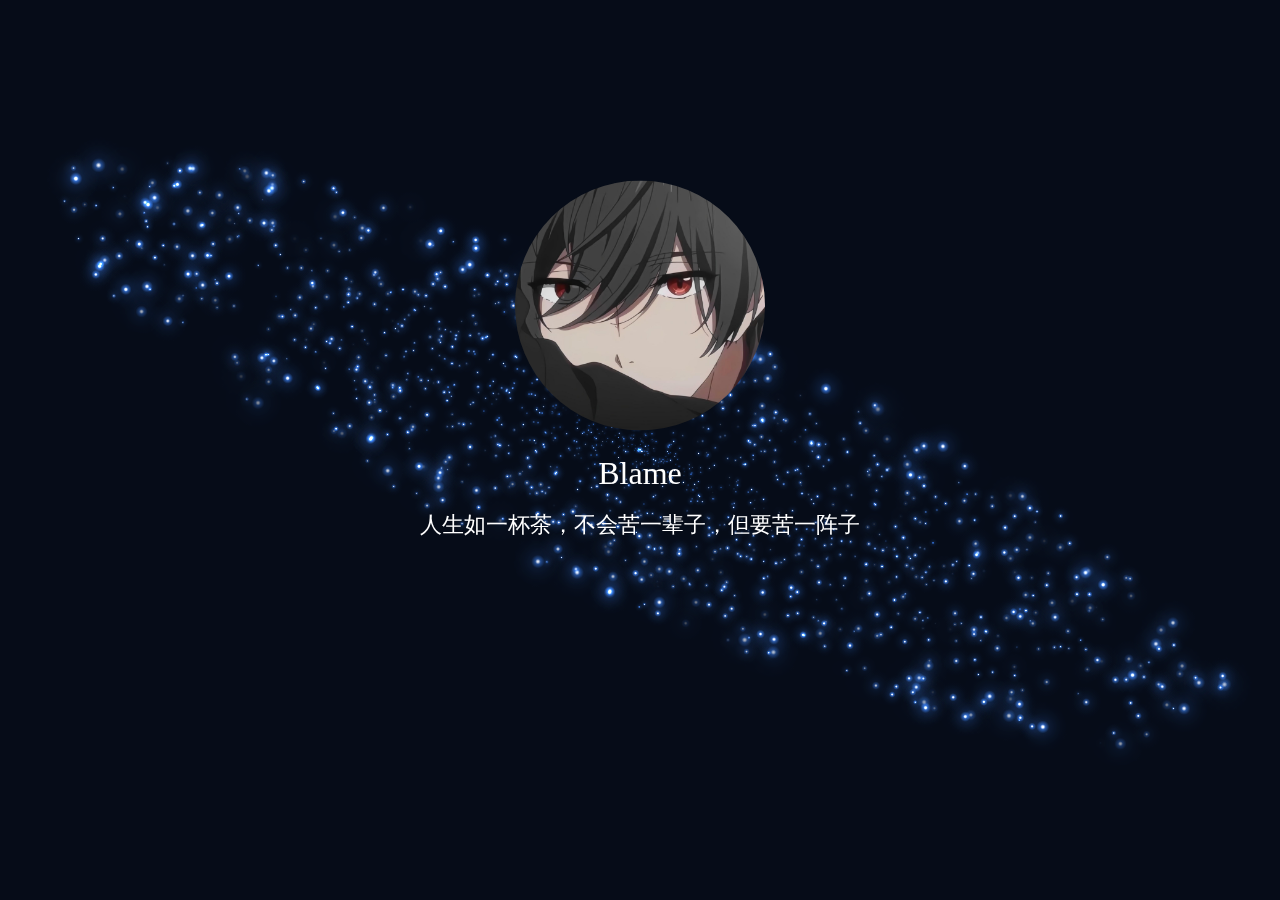
<file: index.html>
<!DOCTYPE html>
<html lang="en">
<head>
<meta charset="UTF-8">
<meta name="viewport" content="width=device-width, initial-scale=1.0">
<title>个人简介</title>
<style>
  body, html {
    margin: 0;
    padding: 0;
    overflow: hidden;
    width: 100%;
    height: 100%;
    color: white; /* Set text color to white */
  }
  canvas {
    display: block;
    width: 100%;
    height: 100%;
  }
  #profile {
    position: absolute;
    top: 40%; /* Adjust the vertical position of the profile */
    left: 50%;
    transform: translate(-50%, -50%);
    text-align: center;
  }
  #avatar {
    width: 250px; /* Increase the avatar size */
    border-radius: 50%; /* Make the avatar round */
  }
  #name {
    font-size: 2em; /* Increase the font size of the name */
    margin-top: 20px; /* Add margin between the image and the text */
    display: block; /* Ensure text is displayed as a block */
  }
  body {
  background: #060e1b;
  overflow: hidden;
}
.codrops-demos {
    font-size: 0.8em;
    text-align:center;
    position:absolute;
    z-index:99;
    width:96%;
}
.codrops-demos a {
    display: inline-block;
    margin: 0.35em 0.1em;
    padding: 0.5em 1.2em;
    outline: none;
    text-decoration: none;
    text-transform: uppercase;
    letter-spacing: 1px;
    font-weight: 700;
    border-radius: 2px;
    font-size: 110%;
    border: 2px solid transparent;
    color:#fff;
}
.codrops-demos a:hover,
.codrops-demos a.current-demo {
    border-color: #383a3c;
}
</style>
</head>
<body>
<div id="profile">
  <img src="img/1.jpg"alt="Avatar" id="avatar">
  <br>
  <span id="name">Blame</span>
  <br>
  <span id="motto" style="font-size: 22px;">人生如一杯茶，不会苦一辈子，但要苦一阵子</span>
</div>
</head>
<body>
<canvas id="canvas"></canvas>
<script>
"use strict";
var canvas = document.getElementById('canvas'),
  ctx = canvas.getContext('2d'),
  w = canvas.width = window.innerWidth,
  h = canvas.height = window.innerHeight,
  hue = 217,
  stars = [],
  count = 0,
  maxStars = 1400;
var canvas2 = document.createElement('canvas'),
    ctx2 = canvas2.getContext('2d');
    canvas2.width = 100;
    canvas2.height = 100;
var half = canvas2.width/2,
    gradient2 = ctx2.createRadialGradient(half, half, 0, half, half, half);
    gradient2.addColorStop(0.025, '#fff');
    gradient2.addColorStop(0.1, 'hsl(' + hue + ', 61%, 33%)');
    gradient2.addColorStop(0.25, 'hsl(' + hue + ', 64%, 6%)');
    gradient2.addColorStop(1, 'transparent');
    ctx2.fillStyle = gradient2;
    ctx2.beginPath();
    ctx2.arc(half, half, half, 0, Math.PI * 2);
    ctx2.fill();
// End cache
function random(min, max) {
  if (arguments.length < 2) {
    max = min;
    min = 0;
  }
  if (min > max) {
    var hold = max;
    max = min;
    min = hold;
  }
  return Math.floor(Math.random() * (max - min + 1)) + min;
}
var Star = function() {
  this.orbitRadius = random(w / 2 - 50);
  this.radius = random(100, this.orbitRadius) / 10;
  this.orbitX = w / 2;
  this.orbitY = h / 2;
  this.timePassed = random(0, maxStars);
  this.speed = random(this.orbitRadius) / 900000;
  this.alpha = random(2, 10) / 10;
  count++;
  stars[count] = this;
}
Star.prototype.draw = function() {
  var x = Math.sin(this.timePassed + 1) * this.orbitRadius + this.orbitX,
      y = Math.cos(this.timePassed) * this.orbitRadius/2 + this.orbitY,
      twinkle = random(10);
  if (twinkle === 1 && this.alpha > 0) {
    this.alpha -= 0.05;
  } else if (twinkle === 2 && this.alpha < 1) {
    this.alpha += 0.05;
  }
  ctx.globalAlpha = this.alpha;
    ctx.drawImage(canvas2, x - this.radius / 2, y - this.radius / 2, this.radius, this.radius);
  this.timePassed += this.speed;
}
for (var i = 0; i < maxStars; i++) {
  new Star();
}
function animation() {
    ctx.globalCompositeOperation = 'source-over';
    ctx.globalAlpha = 0.8;
    ctx.fillStyle = 'hsla(' + hue + ', 64%, 6%, 1)';
    ctx.fillRect(0, 0, w, h)
  ctx.globalCompositeOperation = 'lighter';
  for (var i = 1, l = stars.length; i < l; i++) {
    stars[i].draw();
  };
  window.requestAnimationFrame(animation);
}
animation();
document.body.addEventListener('click', function() {
  window.location.href = "directory.html";
});
</script>
</script>

</body>
</html>
</file>
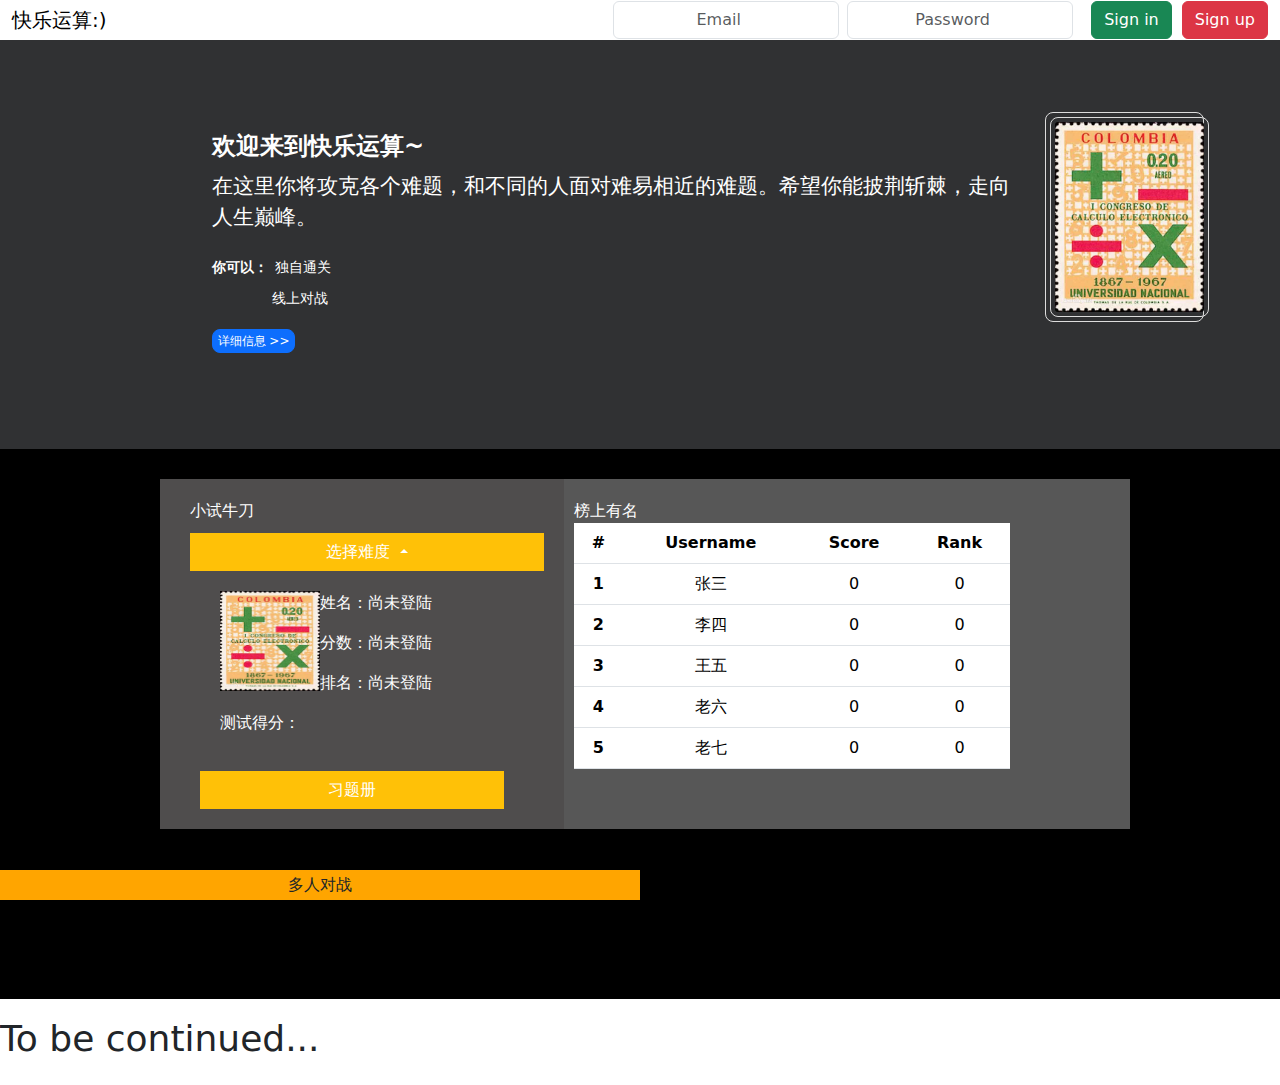
<file: klys/index.html>
<!DOCTYPE html>
<html lang="en">

<head>
  <meta charset="UTF-8">
  <title>Document</title>
  <meta name="viewport" content="width=device-width, initial-scale=1, maximum-scale=1, user-scalable=no">
  <link href="https://cdn.bootcdn.net/ajax/libs/twitter-bootstrap/5.2.3/css/bootstrap.min.css" rel="stylesheet">
  <script src="https://cdn.bootcdn.net/ajax/libs/twitter-bootstrap/5.2.3/js/bootstrap.bundle.min.js"></script>
  <link rel="stylesheet" href="./css/style.css">
</head>

<body>
  <nav class="navbar bg-body-tertiary">
    <div class="container-fluid">
      <a class="navbar-brand">快乐运算:)</a>
      <form class="d-flex" role="search">
        <input class="form-control me-2" type="search" placeholder="Email" id="username" aria-label="Search">
        <input class="form-control me-2" type="search" placeholder="Password" id="password" aria-label="Search">
        <button type="button" class="btn btn-success text-nowrap" id="sign_in">Sign in</button>
        <button type="button" class="btn btn-danger text-nowrap">Sign up</button>
      </form>
    </div>
  </nav>
  <div class="p-5 mb-4 bg-light header">
    <div class="container py-5 row">
      <div class="left col-md-10">
        <h1 class="display-5 fw-bold">欢迎来到快乐运算~</h1>
        <p class="">在这里你将攻克各个难题，和不同的人面对难易相近的难题。希望你能披荆斩棘，走向人生巅峰。</p>
        <p class="fs-4" style="margin: 0"><strong>你可以：</strong> <small>独自通关</small></p>
        <p class="fs-4" style="margin-left: 60px;"><small>线上对战</small></p>
        <button class="btn btn-primary btn-lg" type="button">详细信息 >></button>
      </div>
      <div class="right col-md-2">
        <div class="thumbnail">
          <img src="images/logo.jpg" class="thumbnail">
        </div>
      </div>
    </div>
  </div>
  <div class="content" style="height: 550px; background-color: black; color:white;padding-top: 30px;">
    <div class="row g-2">
      <div id="quiz" class="col-md-5" style="height: 350px;background-color: rgb(79, 77, 77);margin-bottom: 20px;padding-top: 20px;  display: none;">
        <span>请回答下列问题</span>
        <table class="table table-dark table-hover" style="margin: 20px auto; width: 90%;">
          <thead>
            <tr>
              <th scope="col" class="col-md-2">序号</th>
              <th scope="col" class="col-md-9">题目</th>
              <th scope="col" class="col-md-1">答案</th>
            </tr>
          </thead>
          <tbody>
            <!-- 动态生成题目 -->
          </tbody>
        </table>
        <button class="submit">提交</button>
      </div>
      <div id="post" class="col-md-5" style="height: 350px;background-color: rgb(79, 77, 77);margin-bottom: 20px;padding-top: 20px;">
        <span>小试牛刀</span>
        <div class="btn-group dropup my-btn">
          <button type="button" class="btn btn-warning dropdown-toggle" style="border-radius: 0%;margin: 10px;margin-left: 20px;color: white;"
            data-bs-toggle="dropdown" aria-expanded="false">
            选择难度
          </button>
          <ul class="dropdown-menu">
            <li><a class="dropdown-item" href="#">白银</a></li>
            <li><a class="dropdown-item" href="#">青铜</a></li>
            <li><a class="dropdown-item" href="#">王者</a></li>
          </ul>
        </div>
        <div class="info pd20">
          <img src="images/logo.jpg" class="thumbnail" width="100em" height="100em" style="float:left">
          <p class="name">姓名：尚未登陆</p>
          <p class="score">分数：尚未登陆</p>
          <p class="rank">排名：尚未登陆</p>
          <p class="gscore">测试得分：</p>
        </div>
        <div class="btn-group dropup my-btn">
          <button type="button" class="btn btn-warning" style="border-radius: 0%;margin: 50px;margin-left: 30px;color: white;margin-top: 20px;"
          data-bs-toggle="dropdown" aria-expanded="false">习题册
          </button>
        </div>
      </div>
      <div class="col-md-7" style="height: 350px;background-color: rgb(87, 87, 87);padding-top: 20px;">榜上有名
        <table id="ans-table" class="table" style="width: calc(100% - 110px);color: white;text-align: center;">
          <thead>
            <tr>
              <th>#</th>
              <th>Username</th>
              <th>Score</th>
              <th>Rank</th>
            </tr>
          </thead>
          <tbody>
            <tr>
              <th scope="row">1</th>
              <td>张三</td>
              <td>0</td>
              <td>0</td>
            </tr>
            <tr>
              <th scope="row">2</th>
              <td>李四</td>
              <td>0</td>
              <td>0</td>
            </tr>
            <tr>
              <th scope="row">3</th>
              <td>王五</td>
              <td>0</td>
              <td>0</td>
            </tr>
            <tr>
              <th scope="row">4</th>
              <td>老六</td>
              <td>0</td>
              <td>0</td>
            </tr>
            <tr>
              <th scope="row">5</th>
              <td>老七</td>
              <td>0</td>
              <td>0</td>
            </tr>
          </tbody>
        </table>
      </div>
    </div>
  </div>
  <h1 style="display: block">To be continued...</h1>
  </div>
  </div>
  <nav class="navbar">
    <div class="row1">
      <div class="col-md-6 btn-success" style="min-height: 30px; line-height: 30px; text-align: center;background-color: green;">个人匹配</div>
      <div class="col-md-6 btn-warning" style="min-height: 30px; line-height: 30px; text-align: center;background-color: orange;">多人对战</div>
    </div>
  </nav>
  <script src="./js/login.js"></script>
  <script src="js/quiz.js"></script>
</body>
</html>
</file>
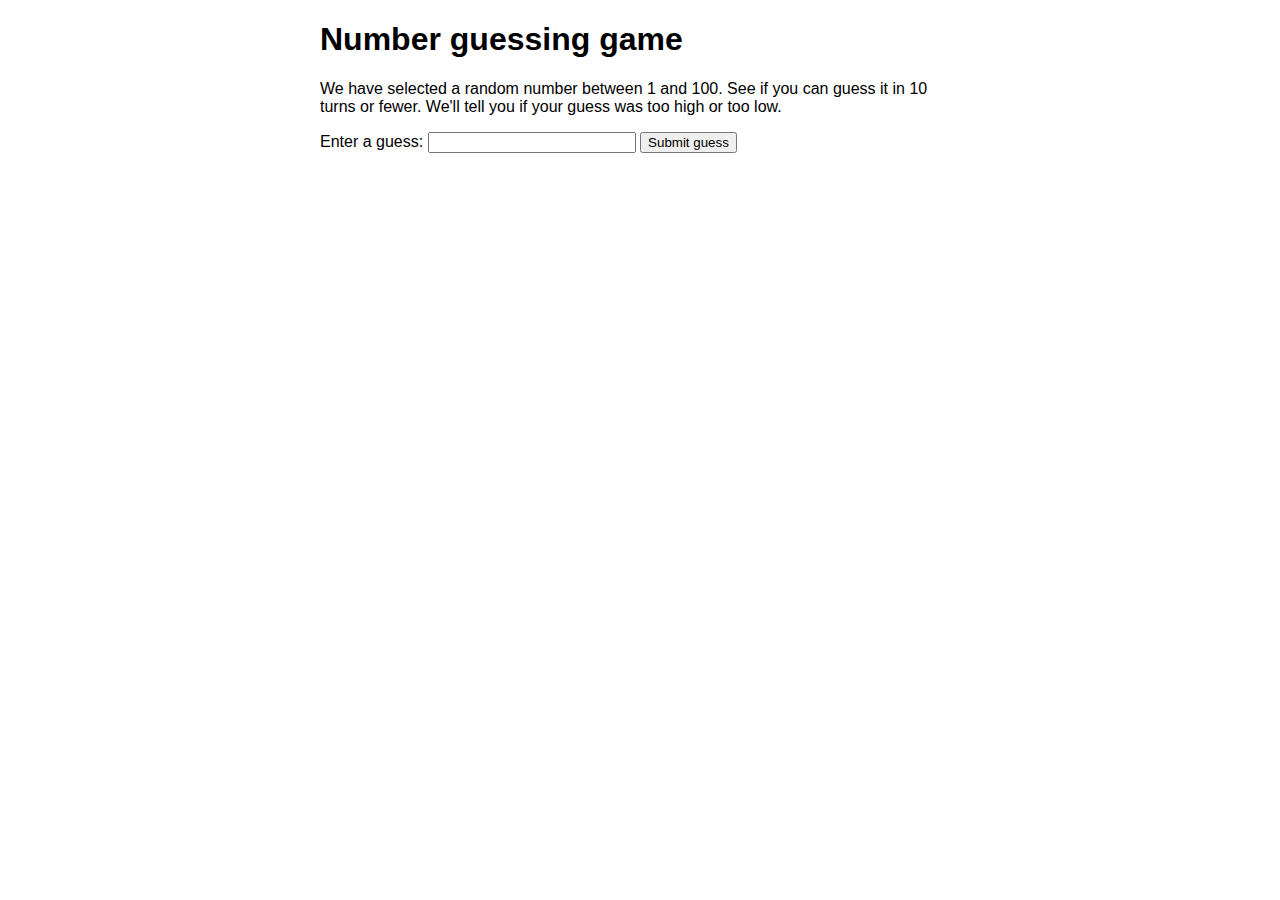
<file: caishuzi.html>
<!DOCTYPE html>
<html lang="en-US">
  <head>
    <meta charset="utf-8">
    <title>Number guessing game</title>
    <style>
      html {
        font-family: sans-serif;
      }
      body {
        width: 50%;
        max-width: 800px;
        min-width: 480px;
        margin: 0 auto;
      }
      .form input[type="number"] {
        width: 200px;
      }
      .lastResult {
        color: rgb(14, 14, 14);
        padding: 3px;
      }
    </style>
  </head>
  <body>
    <h1>Number guessing game</h1>
    <p>We have selected a random number between 1 and 100. See if you can guess it in 10 turns or fewer. We'll tell you if your guess was too high or too low.</p>
    <div class="form">
      <label for="guessField">Enter a guess: </label>
      <input type="number" min="1" max="100" required id="guessField" class="guessField">
      <input type="submit" value="Submit guess" class="guessSubmit" id="guessSubmit">
    </div>
    <div class="resultParas">
      <p class="guesses"></p>
      <p class="lastResult"></p>
      <p class="lowOrHi"></p>
    </div>
    <script>
      var num = Math.round(Math.random()*100);
      console.log(num);
      var loop = 1;
      var nums = [];

      var btn = document.querySelector("#guessSubmit");
      btn.addEventListener("click", clickBtn);

      function clickBtn() {
        var current_num = parseInt(document.querySelector("#guessField").value);
        console.log(current_num);
        if (current_num === num) {
          renderResult("恭喜你答对了！");
        } else {
          if (current_num < num) {
            renderResult("你猜的数字太小了，再重新猜一下吧");
          } else {
            renderResult("你猜的数字太大了，再重新猜一下吧");
          }
        }
        console.log("用户这次的输入是", current_num);
        nums.push(current_num);
        console.log("历史猜测记录是", nums);
        renderGuesses(nums);
      }

      function renderResult(content) {
        var ele = document.querySelector('.lastResult');
        ele.innerHTML = content;
      }

      function renderGuesses(guesses) {
        var guessesEl = document.querySelector('.guesses');
        guessesEl.innerHTML = '历史猜测记录是: ' + guesses.join(', ');
      }
    </script>
  </body>
</html>
</file>
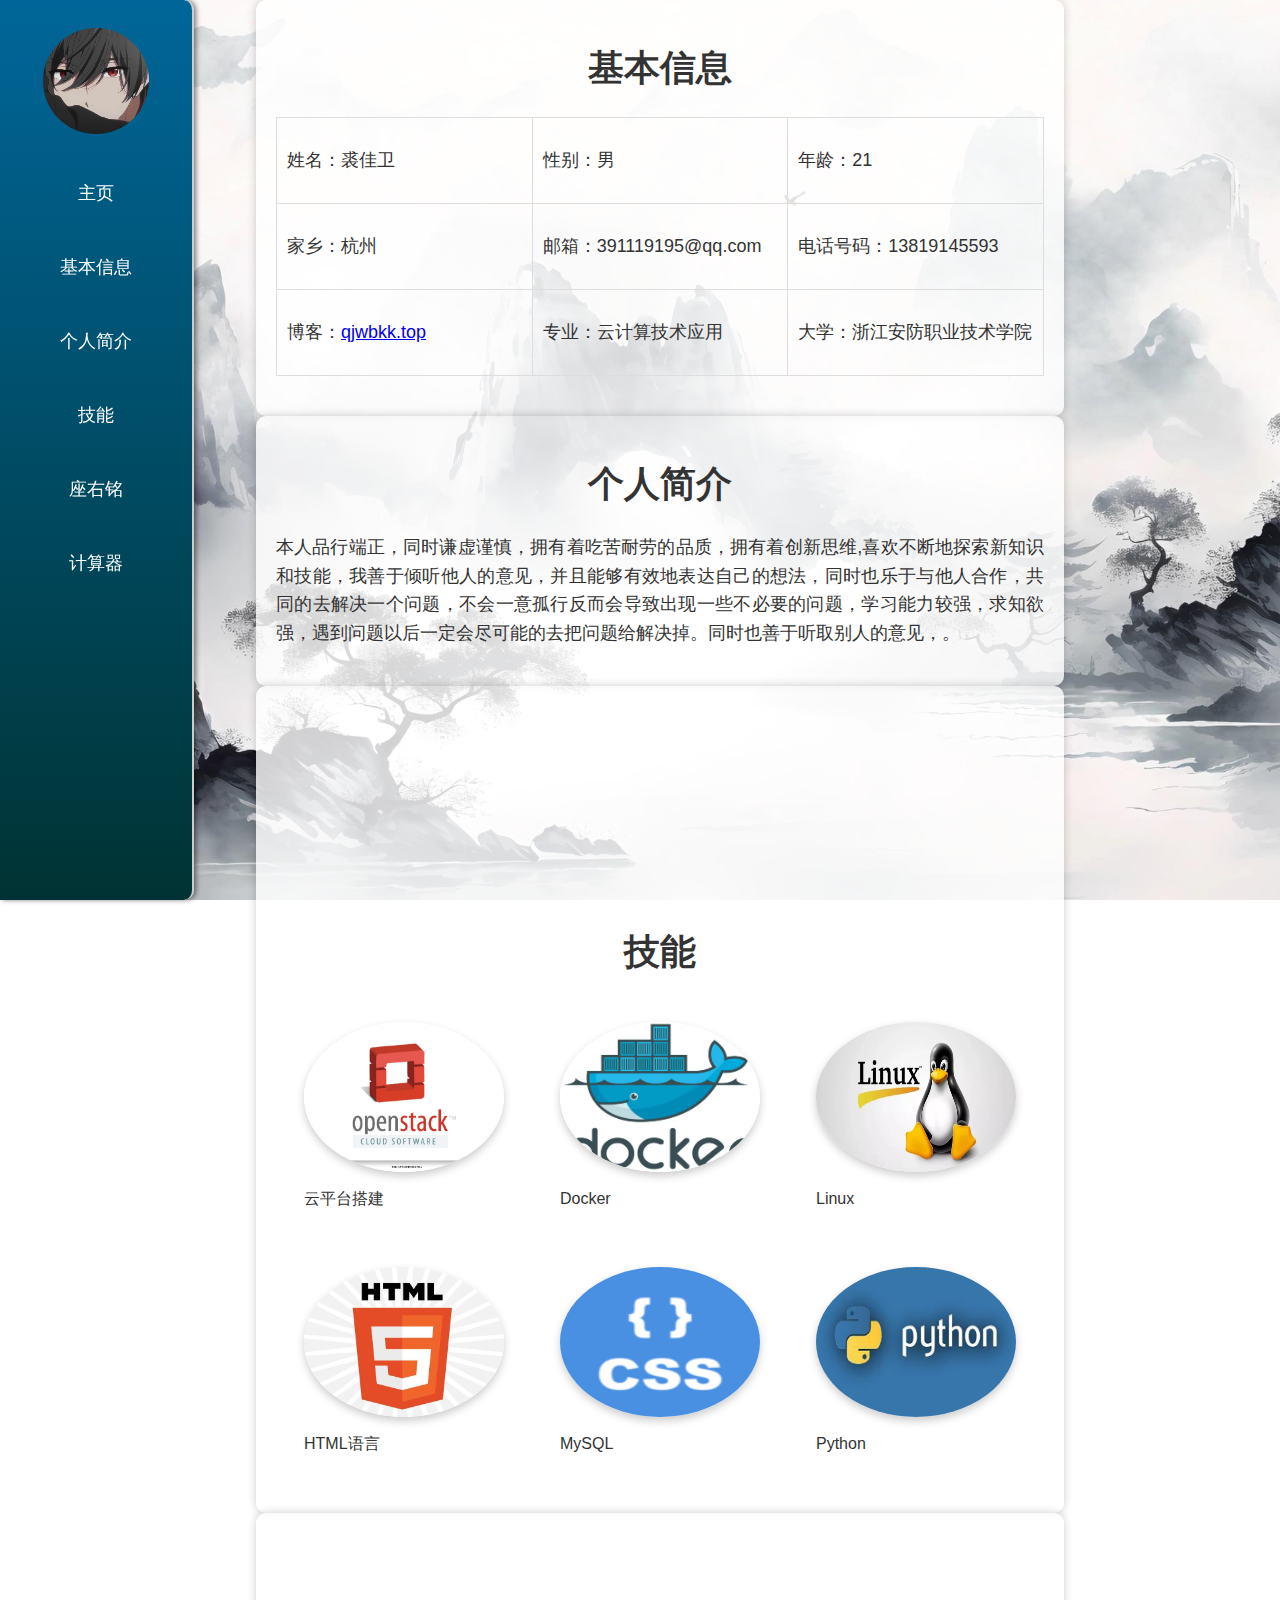
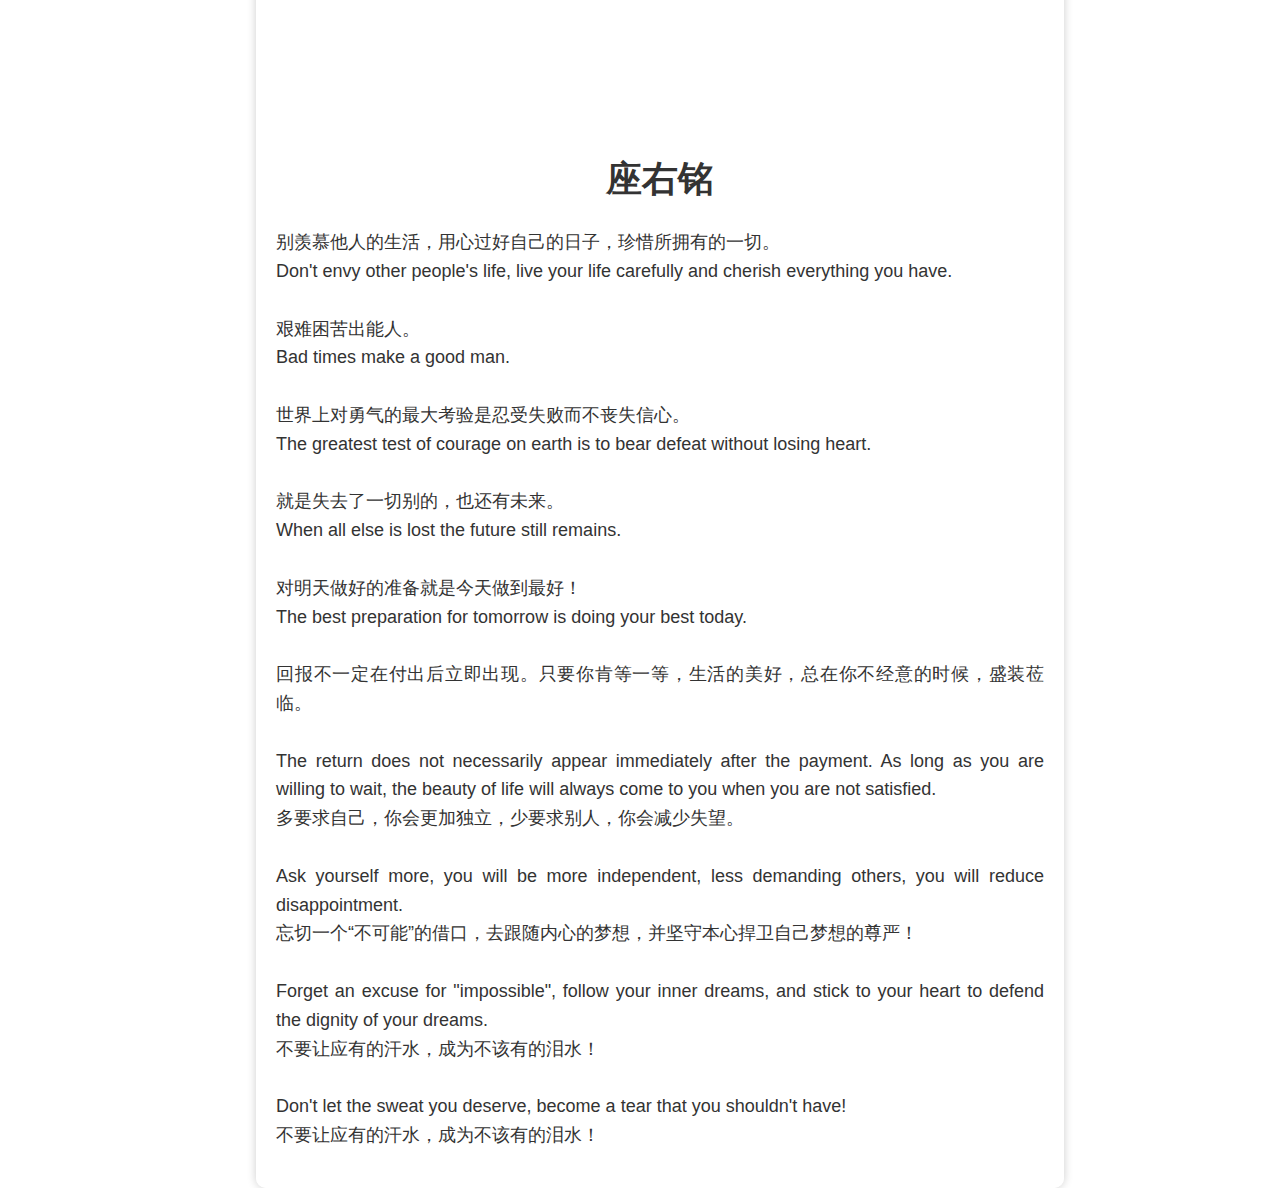
<file: directory.html>
<!DOCTYPE html>
<html lang="en">
<head>
    <meta charset="utf-8">
    <title>个人自序</title>
    <style>
        body {
            margin: 0;
            font-family: Arial, sans-serif;
            background-image: url("img/5.jpg");
            background-size: cover;
            background-attachment: fixed;
            background-repeat: no-repeat;
            color: #333;
        }

        /* Sidebar styles */
        ul {
            list-style-type: none;
            margin: 0;
            padding: 0;
            width: 15%;
            background: linear-gradient(to bottom, #069, #033);
            position: fixed;
            height: 100%;
            overflow: auto;
            text-align: center;
            border-right: 2px solid #ccc;
            box-shadow: 2px 0 5px rgba(0,0,0,0.5);
            border-top-right-radius: 10px;
            border-bottom-right-radius: 10px;
        }

        li {
            margin: 20px 0;
        }

        li a {
            display: block;
            color: white;
            padding: 15px 20px;
            text-decoration: none;
            font-size: 18px;
            transition: background-color 0.3s, transform 0.3s;
            border-radius: 5px;
        }

        li a.active {
            background-color: #4CAF50;
        }

        li a:hover:not(.active) {
            background-color: #555;
            transform: scale(1.05);
        }

        li img {
            width: 55%;
            border-radius: 50%;
            border: 8px solid transparent;
            transition: transform 0.3s;
        }

        li img:hover {
            transform: scale(1.1);
        }

        /* Main content styles */
        #info, #resume, #skill, #zuoyouming {
            margin-left: 20%;
            padding: 20px;
            background-color: rgba(255, 255, 255, 0.8);
            border-radius: 10px;
            box-shadow: 0 0 10px rgba(0, 0, 0, 0.2);
            width: 60%;
        }

        h1 {
            text-align: center;
            font-size: 36px;
            color: #333;
        }

        p {
            font-size: 18px;
            line-height: 1.6;
            text-align: justify;
        }

        table {
            width: 100%;
            margin-bottom: 20px;
            border-collapse: collapse;
        }

        table, th, td {
            border: 1px solid #ddd;
            padding: 10px;
            text-align: center;
        }

        th {
            background-color: #f2f2f2;
        }

        /* Skills section styles */
        .skills-section {
            display: flex;
            flex-wrap: wrap;
            justify-content: space-around;
        }

        .skill-item {
            margin: 20px;
            text-align: center;
        }

        .skill-item img {
            width: 200px;
            height: 150px;
            border-radius: 50%;
            box-shadow: 0 4px 8px rgba(0, 0, 0, 0.2);
            transition: transform 0.3s, box-shadow 0.3s;
        }

        .skill-item img:hover {
            transform: scale(1.1);
            box-shadow: 0 8px 16px rgba(0, 0, 0, 0.2);
        }

        .skill-item p {
            margin-top: 10px;
            font-size: 16px;
            color: #333;
        }

        /* Responsive adjustments */
        @media screen and (max-width: 800px) {
            ul {
                width: 100%;
                height: auto;
                position: relative;
                border-right: none;
                border-top-right-radius: 0;
                border-bottom-right-radius: 0;
            }
            #info, #resume, #skill, #zuoyouming{
                margin-left: 5%;
                width: 90%;
            }
            .skill-item img {
                width: 150px;
                height: 150px;
            }
        }
    </style>
</head>
<body>
    <ul>
        <li><img src="img/1.jpg" alt="Profile Picture"></li>
        <li><a href="index.html">主页</a></li>
        <li><a href="#info">基本信息</a></li>
        <li><a href="#resume">个人简介</a></li>
        <li><a href="#skill">技能</a></li>
        <li><a href="#zuoyouming">座右铭</a></li>
        <li><a href="jisuanqi/jisuanqi.html">计算器</a></li>
    </ul>

    <div id="info">
        <h1>基本信息</h1>
        <table>
            <tr>
                <td width="33%"><p>姓名：裘佳卫</p></td>
                <td width="33%"><p>性别：男</p></td>
                <td width="33%"><p>年龄：21</p></td>
            </tr>
            <tr>
                <td><p>家乡：杭州</p></td>
                <td><p>邮箱：391119195@qq.com</p></td>
                <td><p>电话号码：13819145593</p></td>
            </tr>
            <tr>
                <td><p>博客：<a href="http://qjwbkk.top">qjwbkk.top</a></p></td>
                <td><p>专业：云计算技术应用</p></td>
                <td><p>大学：浙江安防职业技术学院</p></td>
            </tr>
        </table>
    </div>

    <div id="resume">
        <h1>个人简介</h1>
        <p>
            本人品行端正，同时谦虚谨慎，拥有着吃苦耐劳的品质，拥有着创新思维,喜欢不断地探索新知识和技能，我善于倾听他人的意见，并且能够有效地表达自己的想法，同时也乐于与他人合作，共同的去解决一个问题，不会一意孤行反而会导致出现一些不必要的问题，学习能力较强，求知欲强，遇到问题以后一定会尽可能的去把问题给解决掉。同时也善于听取别人的意见，。
        </p>
    </div>

    <div id="skill">
        <h1>&nbsp;</h1>
        <h1>&nbsp;</h1>
        <h1>&nbsp;</h1>
        <h1>技能</h1>
        <div class="skills-section">
            <div class="skill-item">
                <img src="img/3.jpg" alt="云平台搭建">
                <p>云平台搭建</p>
            </div>
            <div class="skill-item">
                <img src="img/1.png" alt="Docker">
                <p>Docker</p>
            </div>
            <div class="skill-item">
                <img src="img/4.png" alt="Linux">
                <p>Linux</p>
            </div>
            <div class="skill-item">
                <img src="img/2-1.jpg" alt="HTML语言">
                <p>HTML语言</p>
            </div>
            <div class="skill-item">
                <img src="img/3.png" alt="CSS样式">
                <p>MySQL</p>
            </div>
            <div class="skill-item">
                <img src="img/5.png" alt="Python">
                <p>Python</p>
            </div>
        </div>
    </div>

    <div id="zuoyouming">
        <h1>&nbsp;</h1>
        <h1>&nbsp;</h1>
        <h1>&nbsp;</h1>
        <h1>座右铭</h1>
        <p style="min-height: 700px;">
            别羡慕他人的生活，用心过好自己的日子，珍惜所拥有的一切。<br>
            Don't envy other people's life, live your life carefully and cherish everything you have.              
            <br> 
            <br>艰难困苦出能人。<br>
            Bad times make a good man.<br>
            <br> 
            世界上对勇气的最大考验是忍受失败而不丧失信心。<br>
            The greatest test of courage on earth is to bear defeat without losing heart.<br>
            <br> 
            就是失去了一切别的，也还有未来。<br>
            When all else is lost the future still remains.<br>
            <br> 
            对明天做好的准备就是今天做到最好！<br>
            The best preparation for tomorrow is doing your best today.<br>
            <br> 
            回报不一定在付出后立即出现。只要你肯等一等，生活的美好，总在你不经意的时候，盛装莅临。<br> 
            <br> 
            The return does not necessarily appear immediately after the payment. As long as you are willing to wait, the beauty of life will always come to you when you are not satisfied.
            <br> 多要求自己，你会更加独立，少要求别人，你会减少失望。<br>
            <br> 
            Ask yourself more, you will be more independent, less demanding others, you will reduce disappointment.<br>
            忘切一个“不可能”的借口，去跟随内心的梦想，并坚守本心捍卫自己梦想的尊严！<br>
            <br> 
            Forget an excuse for "impossible", follow your inner dreams, and stick to your heart to defend the dignity of your dreams.<br>
            不要让应有的汗水，成为不该有的泪水！<br>
            <br>
            Don't let the sweat you deserve, become a tear that you shouldn't have!<br>
            不要让应有的汗水，成为不该有的泪水！
        </p>
    </div>

    <script>
        // 突出显示当前部分的侧边栏功能
        function highlightCurrentSection() {
            var sections = document.querySelectorAll('div[id]');
            var links = document.querySelectorAll('ul li a');
            var fromTop = window.scrollY + 10;

            sections.forEach(section => {
                var sectionTop = section.offsetTop;
                var sectionHeight = section.offsetHeight;
                var sectionId = section.getAttribute('id');

                if (
                    fromTop >= sectionTop &&
                    fromTop < sectionTop + sectionHeight
                ) {
                    links.forEach(link => {
                        link.classList.remove('active');
                        link.classList.remove('active');
                        if (link.getAttribute('href').substring(1) === sectionId) {
                            link.classList.add('active');
                        }
                    });
                }
            });
        }

        window.addEventListener('scroll', highlightCurrentSection);
    </script>
</body>
</html>
</file>
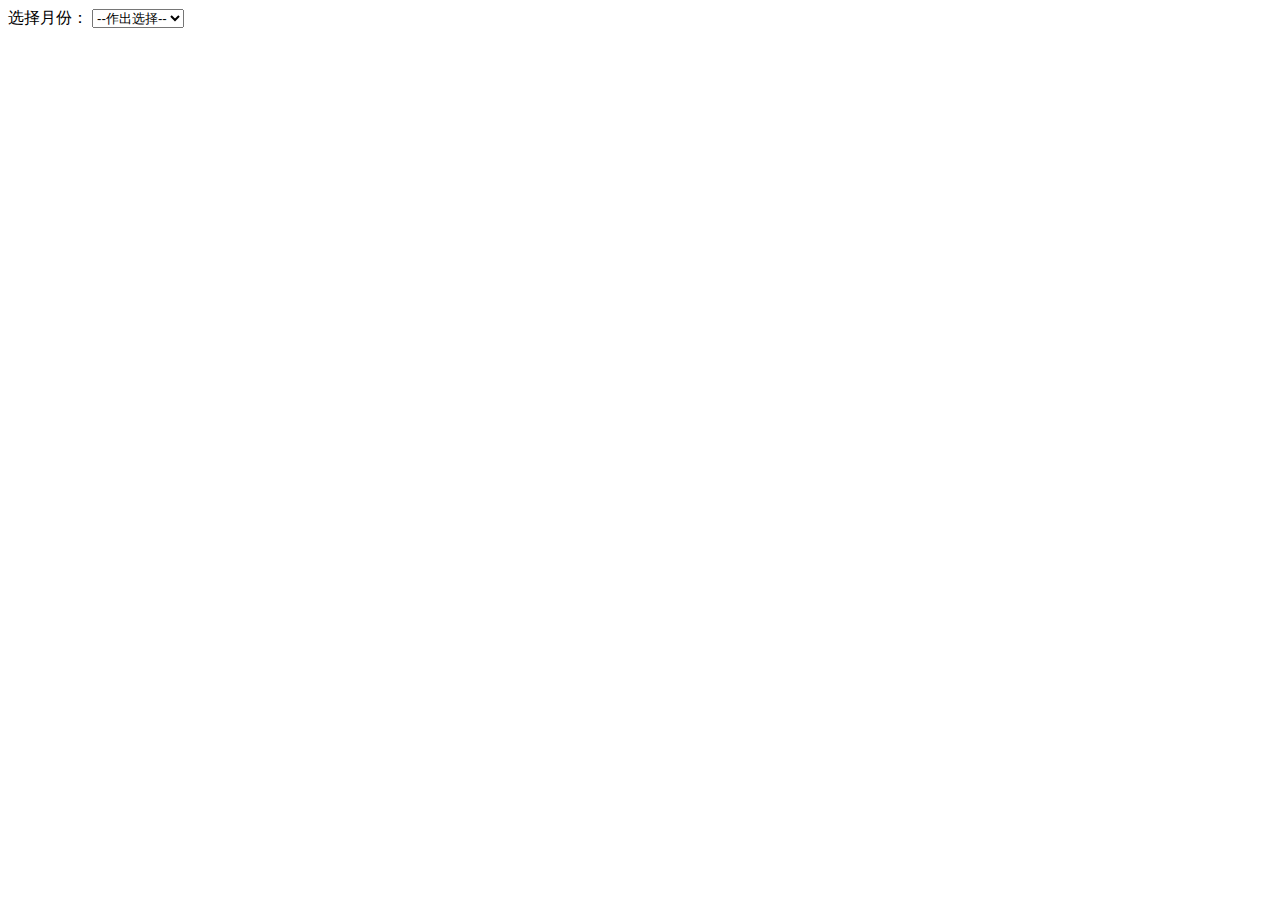
<file: rili.html>
<!DOCTYPE html>
<html lang="en">
<head>
    <meta charset="UTF-8">
    <meta name="viewport" content="width=device-width, initial-scale=1.0">
    <title>日历</title>
    <style>
        .grid-container {
            display: grid;
            grid-template-columns: repeat(6, 30px);
            gap: 0;
            justify-content: center;
            margin-top: 20px;
        }
        .gezi {
            width: 30px;
            height: 30px;
            background-color: rgb(200, 251, 255);
            border: 1px solid black;
            align-items: center;
            justify-content: center;
        }
    </style>
</head>
<body>
    <label for="month">选择月份：</label>
    <select id="month">
        <option value="">--作出选择--</option>
        <option value="Jan">一月</option>
        <option value="Feb">二月</option>
        <option value="Mar">三月</option>
        <option value="Apr">四月</option>
        <option value="May">五月</option>
        <option value="Jun">六月</option>
        <option value="Jul">七月</option>
        <option value="Aug">八月</option>
        <option value="Sep">九月</option>
        <option value="Oct">十月</option>
        <option value="Nov">十一月</option>
        <option value="Dec">十二月</option>
    </select>
    <div class="grid-container" id="days"></div>
    <script>
        document.querySelector('#month').addEventListener('change', getMonth);

        const day31 = ['Jan', 'Mar', 'May', 'Jul', 'Aug', 'Oct', 'Dec'];
        const day30 = ['Apr', 'Jun', 'Sep', 'Nov'];
        const day28 = ['Feb'];

        function getMonth() {
            const month = document.querySelector('#month').value;
            if (day31.includes(month)) {
                renderBlock(31);
            } else if (day30.includes(month)) {
                renderBlock(30);
            } else if (day28.includes(month)) {
                renderBlock(28);
            } else {
                document.querySelector('#days').innerHTML = '';
            }
        }

        function renderBlock(num) {
            const blocks = document.querySelector('#days');
            blocks.innerHTML = '';
            for (let i = 0; i < num; i++) {
                const block = document.createElement('div');
                block.className = 'gezi';
                block.textContent = i + 1;
                blocks.appendChild(block);
            }
        }
    </script>
</body>
</html>
</file>
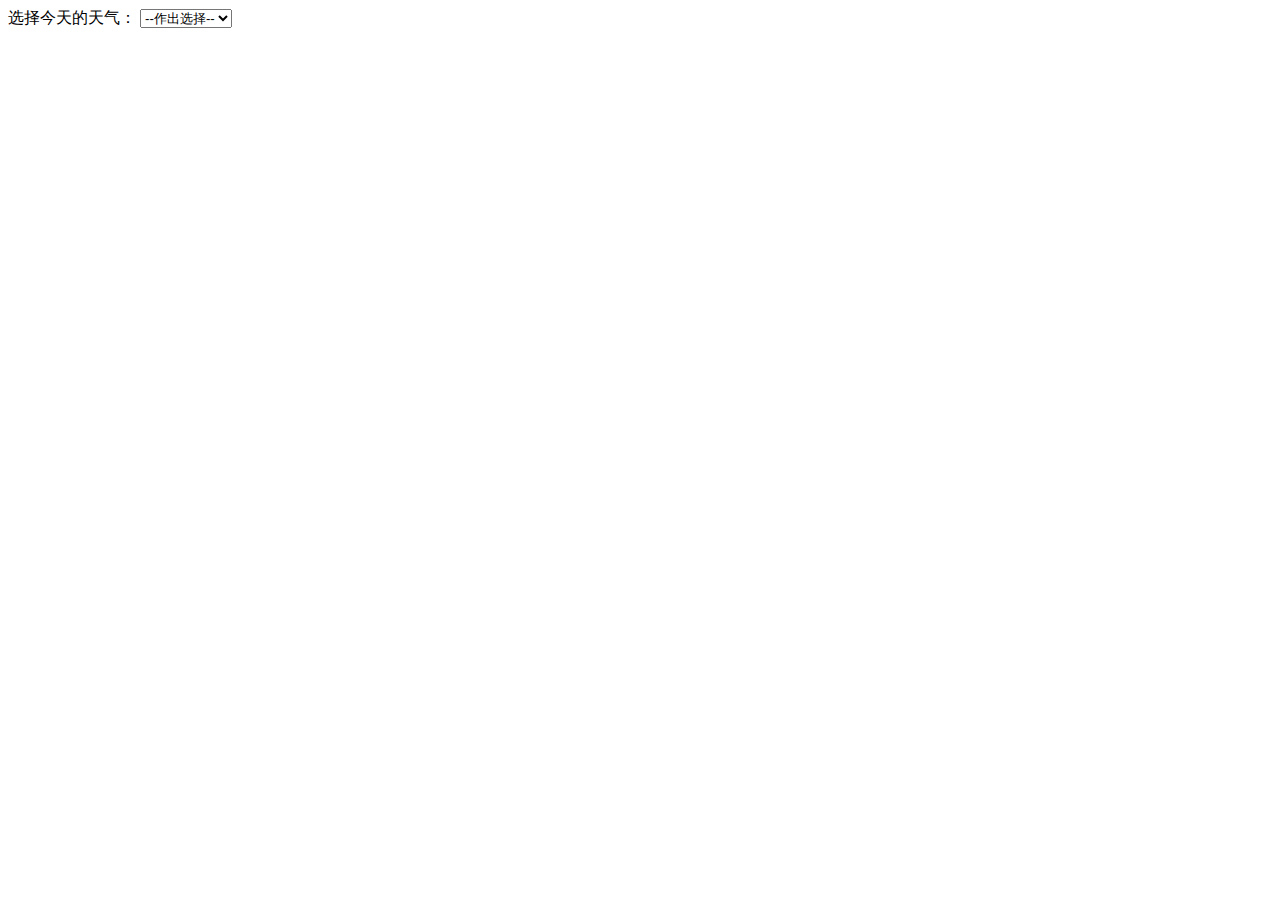
<file: tianqi.html>
<!DOCTYPE html>
<html lang="en">
<head>
    <meta charset="UTF-8">
    <meta name="viewport" content="width=device-width, initial-scale=1.0">
    <title>Document</title>
</head>
<body>
    <label for="weather">选择今天的天气：</label>
    <select id="weather">
      <option value="">--作出选择--</option>
      <option value="q">晴天</option>
      <option value="y">雨天</option>
      <option value="x">雪天</option>
      <option value="t">阴天</option>
    </select>
    <p id="tianqi"></p>
    
    <script>
        var select = document.querySelector('#weather');
        select.addEventListener('change', function() {
            console.log('今天的天气是', select.value);
            if(select.value == 'q'){
                renderHTML('今天的天气不错，可以出去走走,吃个冰淇淋吧');
            }else if (select.value =='y'){
                renderHTML('今天是个雨天，就在家里面休息一下吧');
            }else if (select.value=='x'){
                renderHTML('今天下雪了，可以出去打雪仗，堆雪人了');
            }else if (select.value == 't'){
                renderHTML('虽然今天没有下雨，但是外面阴沉沉的，可能下雨，记得带伞哦');
            }else {
                renderHTML('');
            }
        });

        var renderHTML = (content) => {
            var p = document.querySelector('#tianqi');
            p.textContent = content;
        }
    </script>
</body>
</html>
</file>
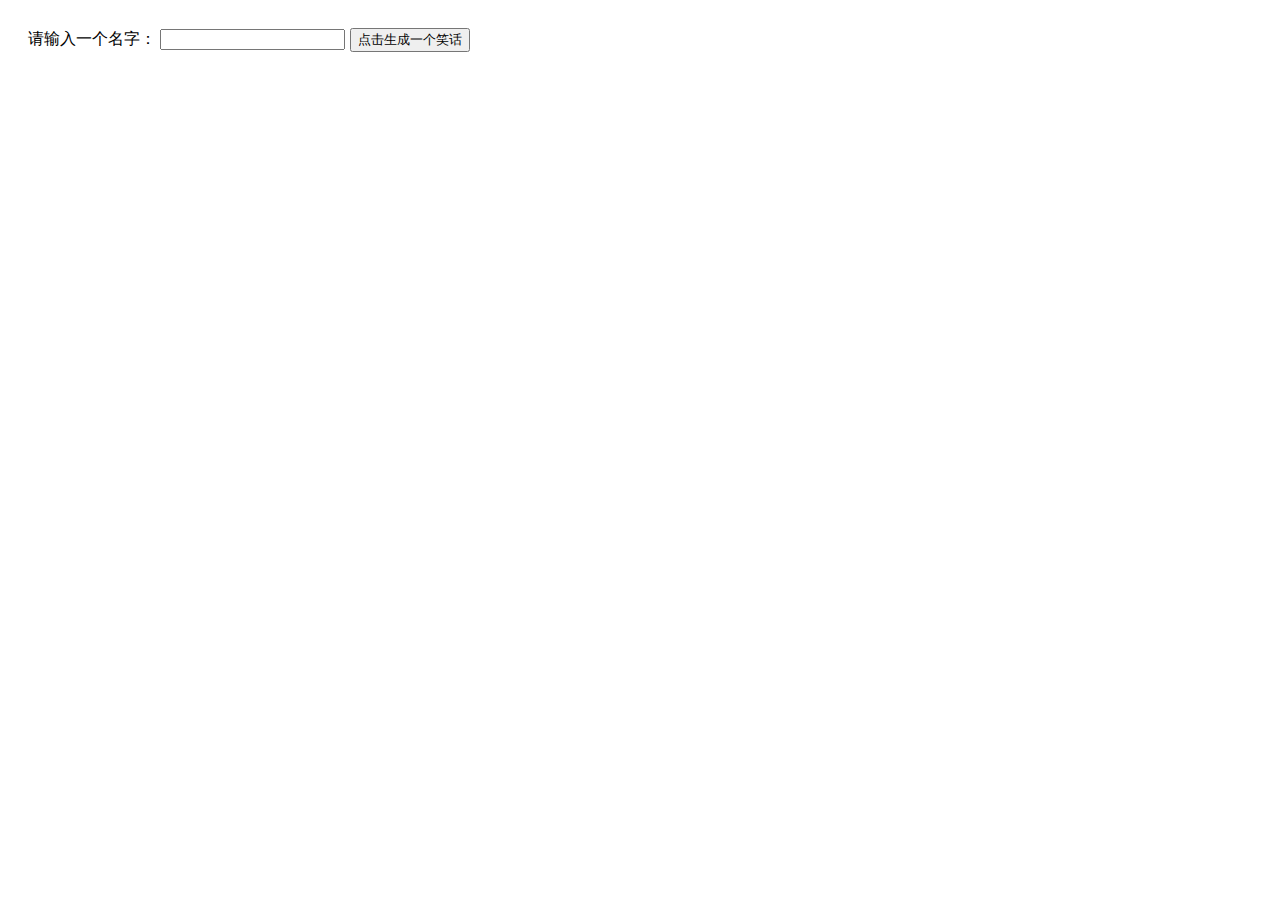
<file: xiaohua.html>
<!DOCTYPE html>
<html lang="en">
<head>
    <meta charset="UTF-8">
    <meta name="viewport" content="width=device-width, initial-scale=1.0">
    <title>生成笑话</title>
    <style>
        body {
            font-family: Arial, sans-serif;
            padding: 20px;
        }
        .content {
            margin-bottom: 10px;
        }
    </style>
</head>
<body>
    <label for="nameInput">请输入一个名字：</label>
    <input type="text" id="nameInput" class="text1">
    <button type="button" id="button1" class="generate">点击生成一个笑话</button>
    <div class="content"></div>
    <script>
        var p = document.querySelector('.content');
        var nameInput = document.getElementById('nameInput');
        var button = document.getElementById('button1');

        button.addEventListener('click', generateJoke);

        function generateJoke() {
            var mingzi = ['张三', '李四', '王五', '老六', '老宣'];
            var weizhi = ['超市', '厕所', '寝室', '教室', '商场'];
            var xiaohua = ['变成了一道光', '变成了奥特曼', '大喊奥利给', '在学狗叫', '在地上爬'];
            var mingzi = getElement(mingzi);
            var weizhi = getElement(weizhi);
            var xiaohua = getElement(xiaohua);
            var sourceUser = nameInput.value || "小黄";
            var wd = Math.floor(Math.random() * 10);
            console.log('随机数=' + wd);
            var joke = `今天气温${Math.floor(Math.random() * 30)}摄氏度，${mingzi}出门散步，当走到${weizhi}门口，突然就${xiaohua}，人们都惊呆了，${sourceUser}全程目睹没有慌张，因为${mingzi}是一个憨憨的小学生。`;
            console.log(joke);
            p.innerHTML = joke;
        }

        function getElement(arr) {
            return arr[Math.floor(Math.random() * arr.length)];
        }
    </script>
</body>
</html>
</file>
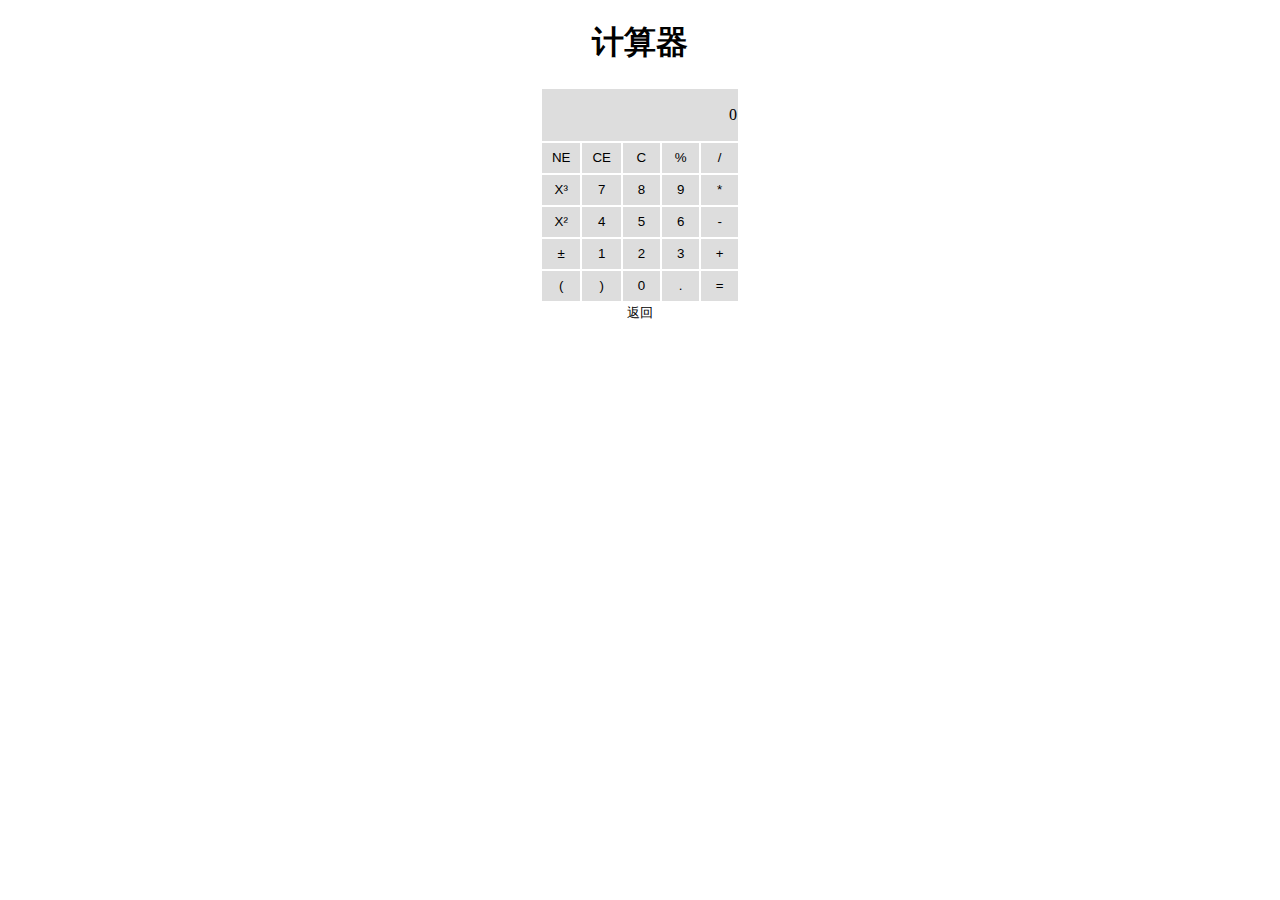
<file: jisuanqi/jisuanqi.html>
<!DOCTYPE html>
<html>
<head>
  <meta charset="UTF-8" />
  <title>计算器</title>
  <link rel="stylesheet" type="text/css" href="css.css">
</head>
<body>
<h1 style="text-align: center;">计算器</h1>
<table width="200" align="center">
  <tr>
    <td colspan="5" align="right"><p id="int">0</p></td>
  </tr>
  <tr align="center" valign="middle">
    <td><button onclick="buttonClick('NEW')" value="NEW">NE</button></td>
    <td><button onclick="buttonClick('CE')" value="CE">CE</button></td>
    <td><button onclick="buttonClick('C')" value="C">C</button></td>
    <td><button onclick="buttonClick('%')" value="%">%</button></td>
    <td><button onclick="buttonClick('/')" value="/">/</button></td>
  </tr>
  <tr align="center" valign="middle">
    <td><button onclick="buttonClick('**3')" value="X³">X³</button></td>
    <td><button onclick="buttonClick('7')" value="7">7</button></td>
    <td><button onclick="buttonClick('8')" value="8">8</button></td>
    <td><button onclick="buttonClick('9')" value="9">9</button></td>
    <td><button onclick="buttonClick('*')" value="*">*</button></td>
  </tr>
  <tr align="center" valign="middle">
    <td><button onclick="buttonClick('**2')" value="X²">X²</button></td>
    <td><button onclick="buttonClick('4')" value="4">4</button></td>
    <td><button onclick="buttonClick('5')" value="5">5</button></td>
    <td><button onclick="buttonClick('6')" value="6">6</button></td>
    <td><button onclick="buttonClick('-')" value="-">-</button></td>
  </tr>
  <tr align="center" valign="middle">
    <td><button onclick="buttonClick('±')" value="±">±</button></td>
    <td><button onclick="buttonClick('1')" value="1">1</button></td>
    <td><button onclick="buttonClick('2')" value="2">2</button></td>
    <td><button onclick="buttonClick('3')" value="3">3</button></td>
    <td><button onclick="buttonClick('+')" value="+">+</button></td>
  </tr>
  <tr align="center" valign="middle">
    <td><button onclick="buttonClick('(')" value="(">(</button></td>
    <td><button onclick="buttonClick(')')" value=")">)</button></td>
    <td><button onclick="buttonClick('0')" value="0">0</button></td>
    <td><button onclick="buttonClick('.')" value=".">.</button></td>
    <td><button onclick="calculate()" value="=">=</button></td>
  </tr>
</table>
<a href="../directory.html"><button>返回</button></a>
<script>
var isResultShown = false; // 标记是否显示了计算结果
var lastClickedValue = ''; // 保存最后点击的按钮值
var lastOperation = ''; // 保存最后的操作类型

function buttonClick(value) {
  if (['+', '-', '*', '/'].includes(value)) {
    lastOperation = value; // 更新最后操作类型
  }

  lastClickedValue = value; // 更新最后点击的按钮值

  if (value === 'CE') {
    clearDisplay();
  } else if (value === 'C') {
    clearAll();
  } else if (value === '±') {
    changeSign();
  } else {
    addToDisplay(value);
  }
}

function addToDisplay(value) {
  var display = document.getElementById('int');
  var currentValue = display.textContent.trim();

  if (isResultShown && !isNaN(value)) {
    display.textContent = '';
    isResultShown = false;
  } else if (isResultShown && isNaN(value)) {
    isResultShown = false;
  }

  var isSymbol = ['+', '-', '*', '/', '%'].includes(value);
  var lastChar = currentValue[currentValue.length - 1];
  var lastIsSymbol = ['+', '-', '*', '/', '%'].includes(lastChar);

  if (isSymbol && lastIsSymbol) {
    return;
  }

  if (value === '.' && currentValue.includes('.')) {
    return;
  }

  if (value === 'NEW') {
    var symbols = ['+', '-', '*', '/'];
    var maxNumber = 100; // 最大的随机数范围
    var expression = '';

    for (var i = 0; i < 3; i++) {
      if (i > 0) {
        expression += symbols[Math.floor(Math.random() * symbols.length)];
      }
      expression += Math.floor(Math.random() * maxNumber);
    }

    display.textContent = expression;
  } else if (currentValue === '0' && value !== '.' && value !== '(' && !isSymbol) {
    display.textContent = value;
  } else {
    if (!isResultShown || isNaN(value)) {
      display.textContent += value;
    } else {
      display.textContent = value; // 替换内容改为追加
      isResultShown = false;
    }
  }
}

function clearDisplay() {
  document.getElementById('int').textContent = '0';
}

function clearAll() {
  var display = document.getElementById('int');
  var currentValue = display.textContent.trim();

  // 实现点击C去减去输出的最后一个
  if (currentValue.length > 0) {
    display.textContent = currentValue.slice(0, -1);
  }

  if (display.textContent === '') {
    display.textContent = '0';
  }
  isResultShown = false;
}

function changeSign() {
  var display = document.getElementById('int');
  var currentValue = display.textContent.trim();
  if (currentValue[0] === '-') {
    display.textContent = currentValue.substring(1);
  } else if (currentValue !== '0') {
    display.textContent = '-' + currentValue;
  }
}

function calculate() {
  var display = document.getElementById('int');
  var expression = display.textContent;

  // 将百分号替换为乘以0.01以进行计算
  expression = expression.replace(/%/g, '*0.01');

  try {
    // 计算表达式
    var result = eval(expression);

    // 如果结果已经显示，处理这种情况
    if (isResultShown && !isNaN(lastClickedValue)) {
      var lastValue = parseFloat(lastClickedValue);
      if (!isNaN(lastValue)) {
        switch (lastOperation) {
          case '+':
            result = parseFloat(result) + lastValue;
            break;
          case '-':
            result = parseFloat(result) - lastValue;
            break;
          case '*':
            result = parseFloat(result) * lastValue;
            break;
          case '/':
            if (lastValue !== 0) {
              result = parseFloat(result) / lastValue;
            } else {
              console.error("Division by zero is not allowed.");
            }
            break;
          default:
            break;
        }
      }
    }

    display.textContent = result;
    isResultShown = true;
  } catch (error) {
    display.textContent = 'Error';
  }
}
</script>
</body>
</html>
</file>
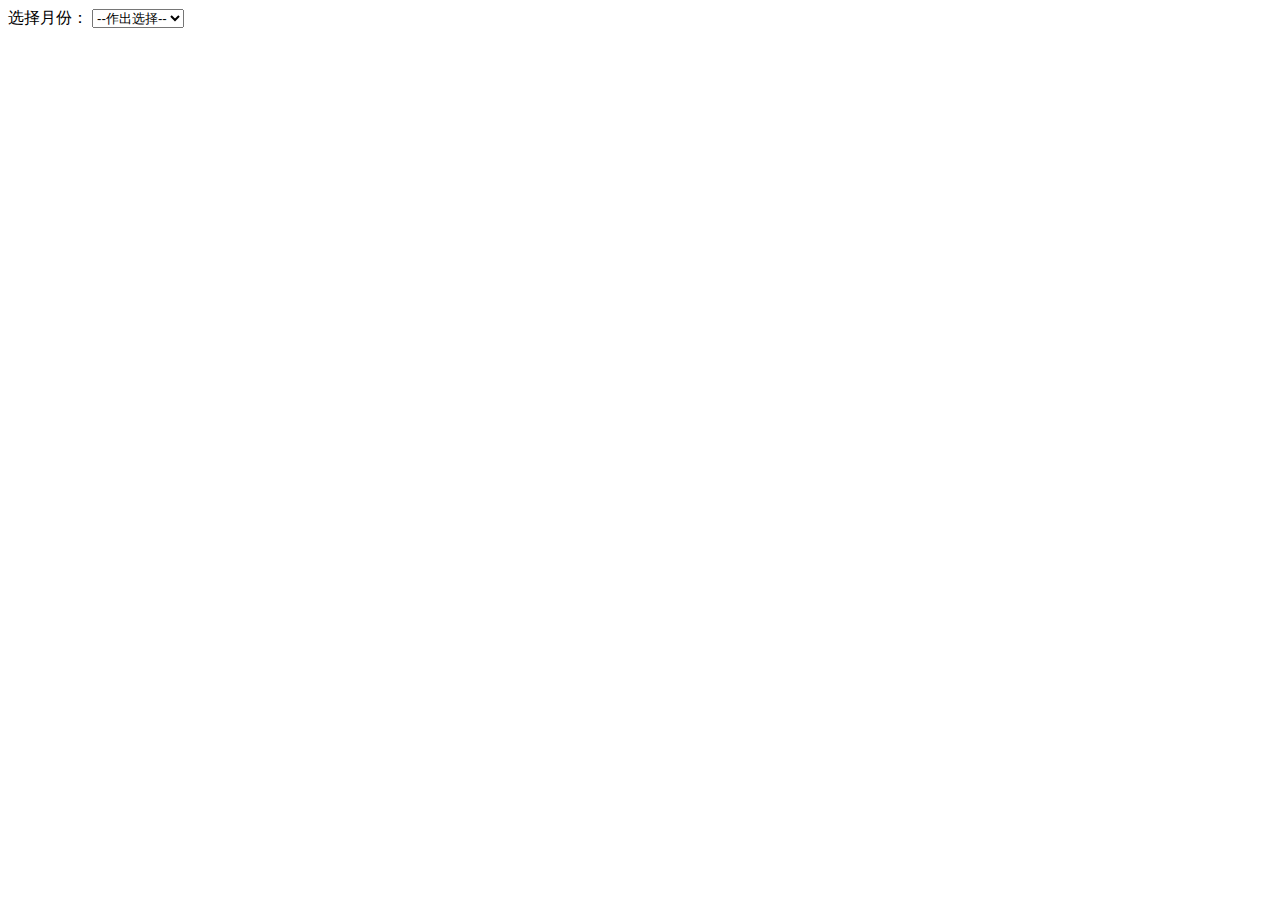
<file: xiaogongju/rili.html>
<!DOCTYPE html>
<html lang="en">
<head>
    <meta charset="UTF-8">
    <meta name="viewport" content="width=device-width, initial-scale=1.0">
    <title>日历</title>
    <style>
        .grid-container {
            display: grid;
            grid-template-columns: repeat(6, 30px);
            gap: 0;
            justify-content: center;
            margin-top: 20px;
        }
        .gezi {
            width: 30px;
            height: 30px;
            background-color: rgb(200, 251, 255);
            border: 1px solid black;
            align-items: center;
            justify-content: center;
        }
    </style>
</head>
<body>
    <label for="month">选择月份：</label>
    <select id="month">
        <option value="">--作出选择--</option>
        <option value="Jan">一月</option>
        <option value="Feb">二月</option>
        <option value="Mar">三月</option>
        <option value="Apr">四月</option>
        <option value="May">五月</option>
        <option value="Jun">六月</option>
        <option value="Jul">七月</option>
        <option value="Aug">八月</option>
        <option value="Sep">九月</option>
        <option value="Oct">十月</option>
        <option value="Nov">十一月</option>
        <option value="Dec">十二月</option>
    </select>
    <div class="grid-container" id="days"></div>
    <script>
        document.querySelector('#month').addEventListener('change', getMonth);

        const day31 = ['Jan', 'Mar', 'May', 'Jul', 'Aug', 'Oct', 'Dec'];
        const day30 = ['Apr', 'Jun', 'Sep', 'Nov'];
        const day28 = ['Feb'];

        function getMonth() {
            const month = document.querySelector('#month').value;
            if (day31.includes(month)) {
                renderBlock(31);
            } else if (day30.includes(month)) {
                renderBlock(30);
            } else if (day28.includes(month)) {
                renderBlock(28);
            } else {
                document.querySelector('#days').innerHTML = '';
            }
        }

        function renderBlock(num) {
            const blocks = document.querySelector('#days');
            blocks.innerHTML = '';
            for (let i = 0; i < num; i++) {
                const block = document.createElement('div');
                block.className = 'gezi';
                block.textContent = i + 1;
                blocks.appendChild(block);
            }
        }
    </script>
</body>
</html>
</file>
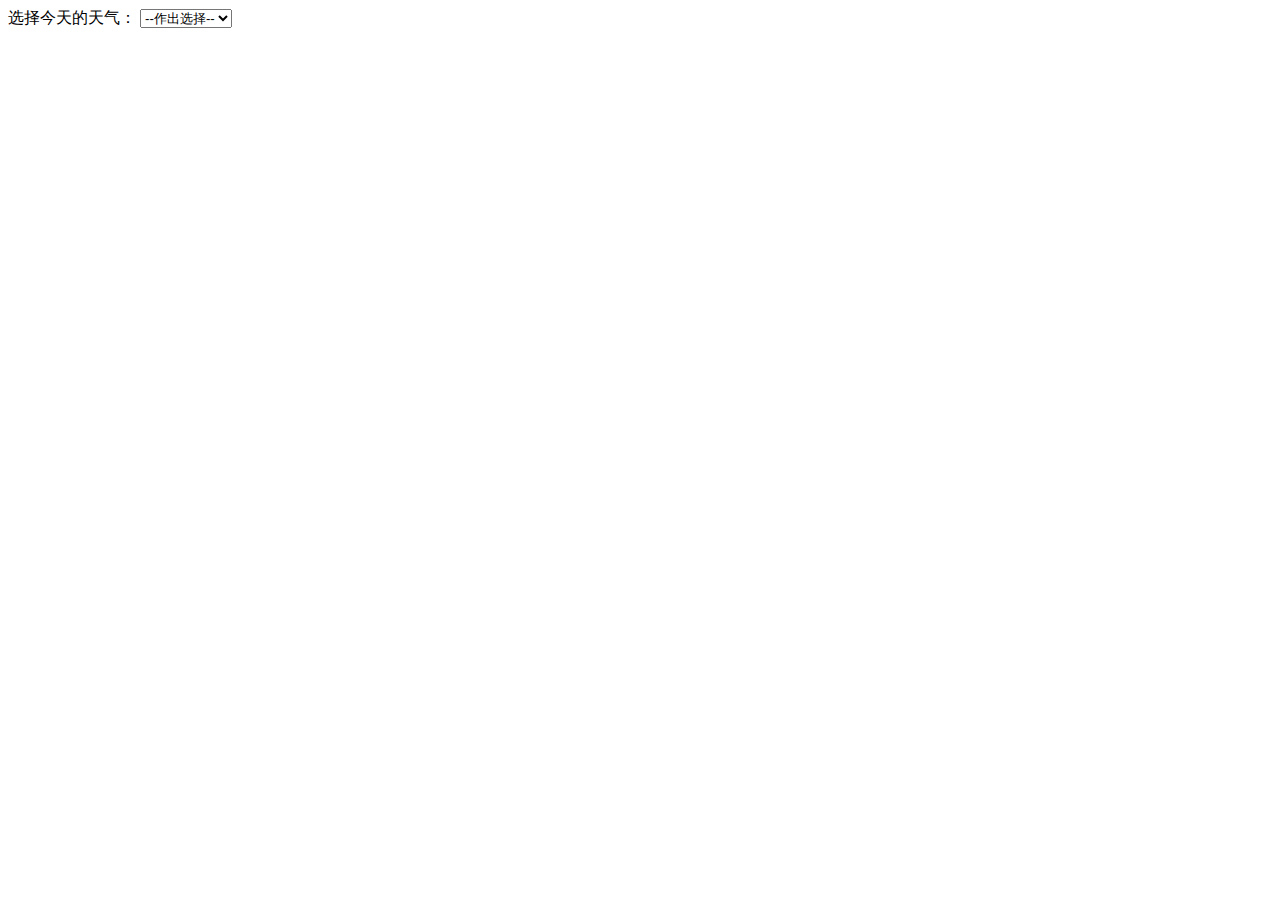
<file: xiaogongju/tianqi.html>
<!DOCTYPE html>
<html lang="en">
<head>
    <meta charset="UTF-8">
    <meta name="viewport" content="width=device-width, initial-scale=1.0">
    <title>Document</title>
</head>
<body>
    <label for="weather">选择今天的天气：</label>
    <select id="weather">
      <option value="">--作出选择--</option>
      <option value="q">晴天</option>
      <option value="y">雨天</option>
      <option value="x">雪天</option>
      <option value="t">阴天</option>
    </select>
    <p id="tianqi"></p>
    
    <script>
        var select = document.querySelector('#weather');
        select.addEventListener('change', function() {
            console.log('今天的天气是', select.value);
            if(select.value == 'q'){
                renderHTML('今天的天气不错，可以出去走走,吃个冰淇淋吧');
            }else if (select.value =='y'){
                renderHTML('今天是个雨天，就在家里面休息一下吧');
            }else if (select.value=='x'){
                renderHTML('今天下雪了，可以出去打雪仗，堆雪人了');
            }else if (select.value == 't'){
                renderHTML('虽然今天没有下雨，但是外面阴沉沉的，可能下雨，记得带伞哦');
            }else {
                renderHTML('');
            }
        });

        var renderHTML = (content) => {
            var p = document.querySelector('#tianqi');
            p.textContent = content;
        }
    </script>
</body>
</html>
</file>
<file: klys/css/style.css>
.header {
    background-color: rgb(48, 49, 51) !important;
    color: white;
    padding: 3rem 8rem !important;
    margin: 0 !important;
  }
  
  .header h1 {
    font-size: 24px;
  }
  
  .header p {
    font-size: 21px !important;
  }
  
  .header p strong {
    font-size: 14px;
  }
  
  .header p small {
    font-size: 65%;
  }
  
  .header button {
    width: 83px;
    font-size: 12px;
    padding: 2px 0;
    margin: 0;
  }
  
  .header img {
    height: 200px;
  }
  
  .header .thumbnail {
    border: 1px solid #ddd;
    border-radius: 8px;
    width: 159px;
    padding: 4px;
  }
  
  .content {
    padding: 10px 100px;
    width: 100%;
  }
  
  .content .my-btn {
    width: 100%;
    border-radius: 0%;
  }
  
  .content .my-btn button {
    width: 100%;
  }
  
  .content .my-btn ul {
    width: 100%;
    opacity: 0.8;
  }
  
  .content .row>div {
    padding: 10px;
  }
  
  .navber {
    min-height: 30px;
    line-height: 30px;
    text-align: center;
    height: 20px;
    width: 100%;
  }
  
  .row {
    margin-right: 50px;
    margin-left: 60px;
  }
  
  .btn {
    white-space: nowrap;
    margin-left: 10px;
  }
  
  .form-control {
    text-align: center;
  }
  
  .info {
    padding-top: 10px;
    margin-left: 50px;
  }
  
  span {
    margin-left: 20px;
  }
  
  h1 {
    font-size: 36px;
    margin-top: 20px;
    margin-bottom: 10px;
    font-family: inherit;
    font-weight: 500;
    line-height: 1.1;
    color: inherit;
  }
  
  .container-fluid {
    position: fixed;
    top: 0;
    background-color: white;
  }
  
  .col-md-6 {
    z-index: 999;
    position: fixed;
    bottom: 0;
  }
  
  .ans {
    width: 50px;
    height: 18px;
  }
</file>
<file: jisuanqi/css.css>
@charset "utf-8";

tr {
	background-color: #DDD;
}
td {
	width: 40px;
	height: 28px;
}

button {
	width: 100%;
	height: 100%;
	padding: 0;
	border: none;
	background-color: transparent;
}

.right-align {
	text-align: right;
}
</file>
